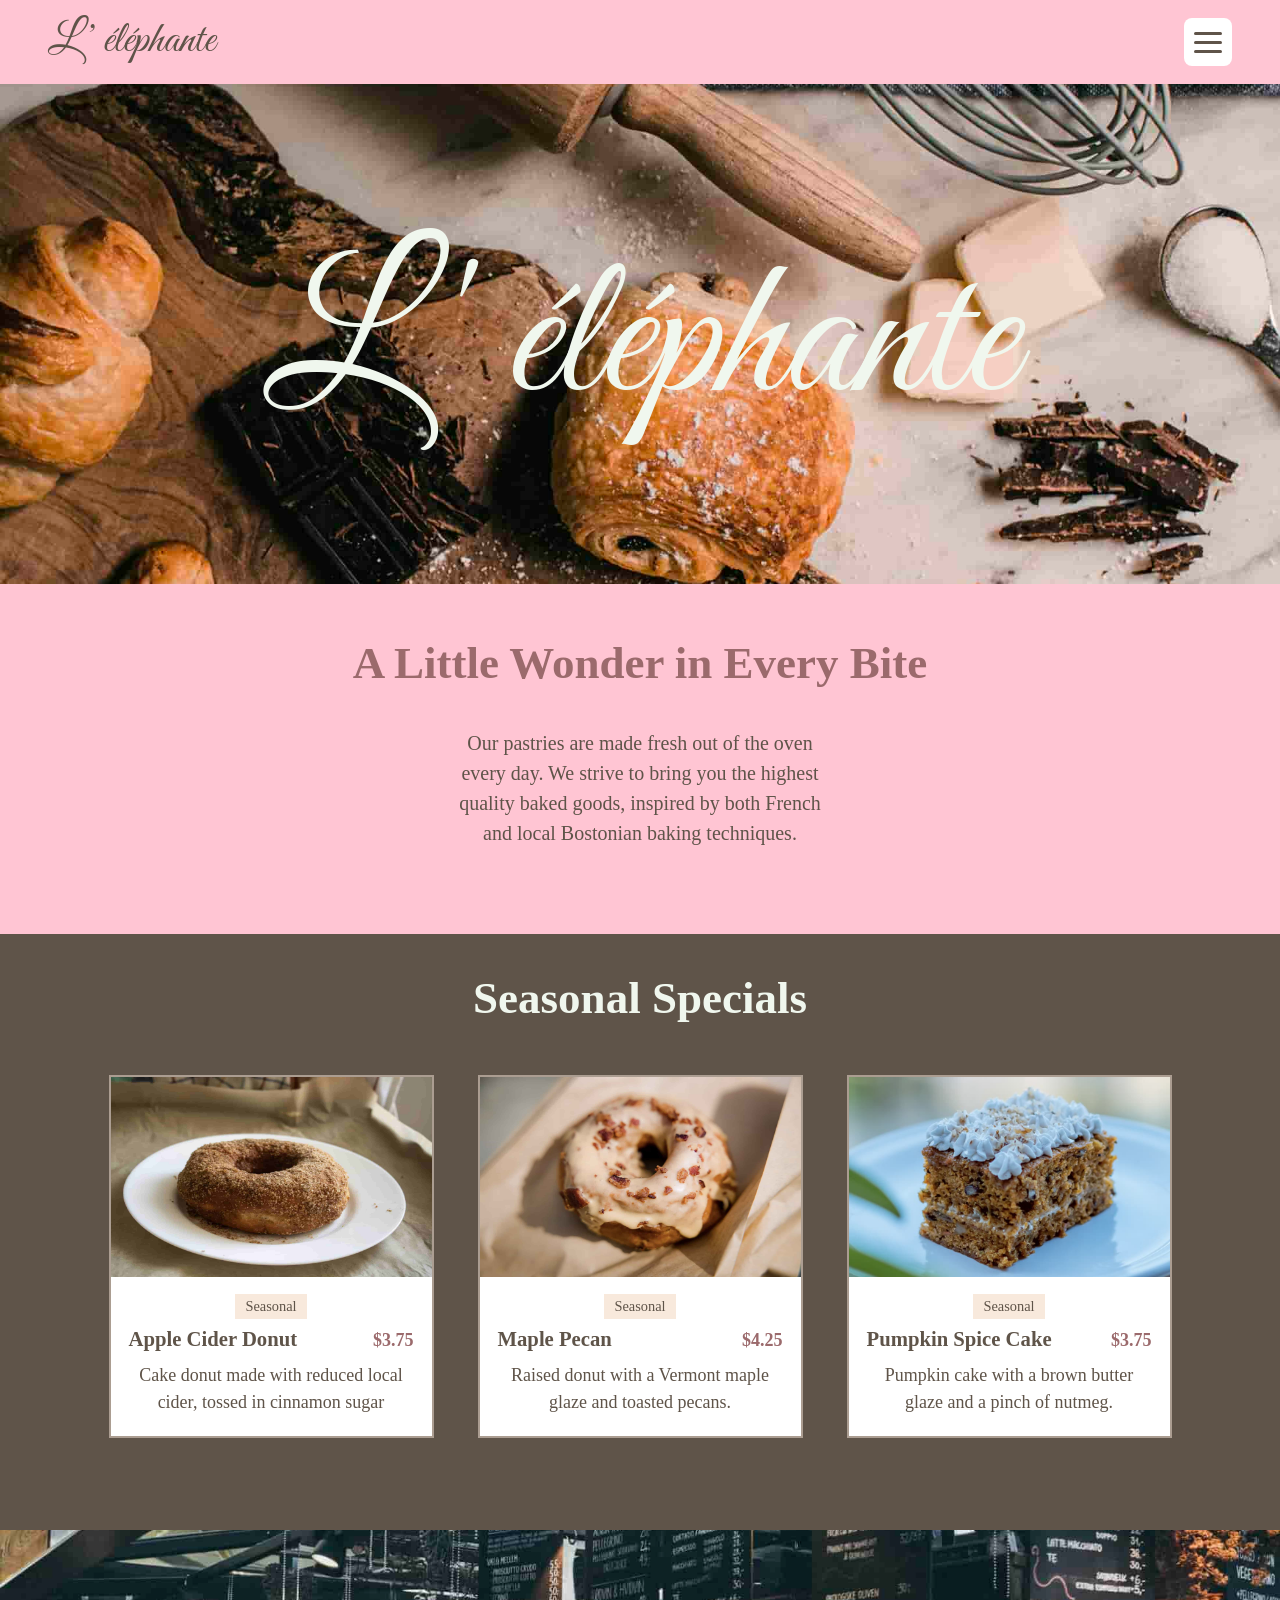
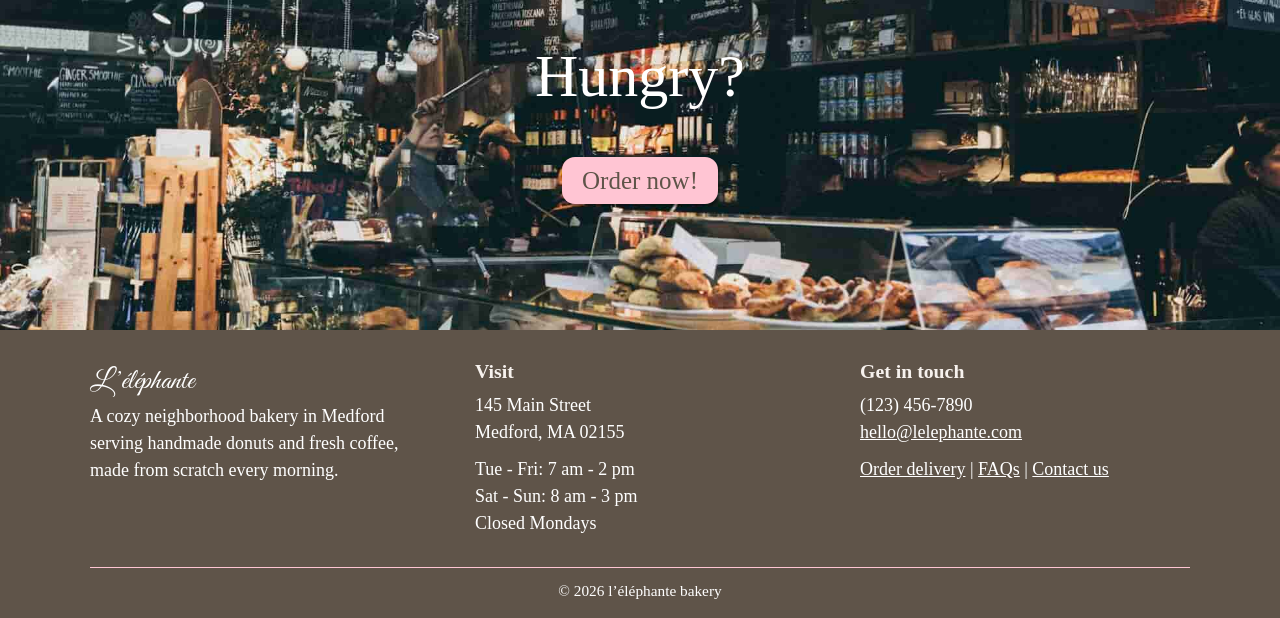
<file: index.html>
<!--
    Author: Ishaan Srivastava
    CS20 Midterm Project: l'elephante bakery
    index.html - builds the home page, uses menu cards for seasonal items section
-->

<!DOCTYPE html>
<html lang="en">
<head>
    <meta charset="UTF-8">
    <meta name="viewport" content="width=device-width, initial-scale=1.0">
    <meta name="keywords" content="l’éléphante home, bakery hours, Medford donut shop, donut catering, bakery address">
    <title>Home</title>
    <link rel="stylesheet" href="style.css">
    <link rel="stylesheet" href="header.css">
    <script src="script.js" defer></script>
    <!-- internal style sheet -->
        <style>
            .menu-section {
                margin-bottom: 30px;
            }
            .menu-section h2 {
                text-align: center;
                border-bottom: 1px solid #FFC5D3;
                padding-bottom: 8px;
            }
            .order-cta {
                text-align:center;
                background-color: #f7f2ee;
                padding: 25px 20px;
                margin-top: 20px;
            }
            .order-cta h2 {
                margin-top: 0;
            }
            /* menu cards built by card.js */
            .card-grid {
                display: flex; 
                flex-wrap: wrap;
                justify-content: center;
            }
            .menu-card {
                flex: 0 0 325px;
                margin: 12px;
                background-color: #ffffff;
                border: 2px solid #ab9d91;
            }
            /* the mint background shows if a photo is missing */
            .menu-card img {
                display: block;
                width: 100%;
                max-height: 200px;
                background-color: #f7f2ee;
            }
            .menu-card-body {
                padding: 15px 18px 20px;
            }
            /* name on the left, price on the right */
            .menu-card-top {
                display: flex;
                justify-content: space-between;
                align-items: baseline;
            }
            .menu-card h3 {
                font-size: 1.15em;
            }
            .menu-card .price {
                margin-left: 12px;
                font-weight: bold;
                color: #9B6A6C;
            }
            .menu-card p {
                margin: 8px 0 0;
            }
            .seasonal-tag {
                display: inline-block;
                margin-bottom: 8px;
                padding: 2px 10px;
                font-size: 0.8em;
                background-color: #f8e9dc;
            }
            /* seasonal cards will wrap like the menu page */
            #seasonal-list {
                display: flex;
                flex-direction: row;
                flex-wrap: wrap;
                justify-content: center;
                align-items: flex-start;
                width: 100%;
                max-width: 1100px;
                min-height: 0;
                margin: 0 auto;
            }
            .section2 {
                padding-bottom: 80px;
            }
        </style>
</head>
<body>
    <div class="wrapper">
        <!-- header -->
  <header class="site-header">
    <p class="site-title"><a href="index.html">L’ éléphante</a></p>
    <button class="menu-toggle" type="button">
      <span class="menu-toggle__bar"></span>
      <span class="menu-toggle__bar"></span>
      <span class="menu-toggle__bar"></span>
    </button>
  </header>

  <div class="menu-overlay"></div>

  <!-- hamburger menu -->
  <nav class="menu-panel" id="menu-panel">
    <div class="menu-panel__top">
      <button class="menu-close" type="button">&times;</button>
    </div>
    <ul class="menu-list">
      <li><a href="index.html">Home</a></li>
      <li><a href="menu.html">Menu</a></li>
      <li><a href="teammembers.html">Team Members</a></li>
      <li><a href="faq.html">FAQs</a></li>
      <li><a href="reviews.html">Reviews</a></li>
      <li><a href="delivery.html">Delivery</a></li>
      <li><a href="contact.html">Contact</a></li>
    </ul>
  </nav>
        <div class="hero">
            <h1>L' éléphante</h1>
        </div>
        <div class="section">
            <h2> A Little Wonder in Every Bite </h2>
            <p>
                Our pastries are made fresh out of the oven every day. We strive to bring you
                the highest quality baked goods, inspired by both French and local Bostonian baking techniques.
            </p>
        </div>
        <div class="section2">
            <h2>Seasonal Specials</h2>
            <div class="Products" id="seasonal-list">
                
            </div>
        </div>
        <div class="section3">
            <h2>Hungry?</h2>
            <a href="delivery.html" class="More">Order now!</a>
        </div>

    </div>
    
    <!-- footer (same on every page) -->
        <footer class="site-footer">
            <div class="footer-inner">
                <div class="footer-col">
                    <a href="index.html" class="logo" style="font-family: 'Great Vibes', 'Brush Script MT', 'Segoe Script', cursive;">L’éléphante</a>
                    <p>A cozy neighborhood bakery in Medford serving handmade donuts and fresh coffee, made from scratch every morning.</p>
                </div>
                <div class="footer-col">
                    <h2>Visit</h2>
                    <p>145 Main Street<br>Medford, MA 02155</p>
                    <p>Tue - Fri: 7 am - 2 pm<br>Sat - Sun: 8 am - 3 pm<br>Closed Mondays</p>
                </div>
                <div class="footer-col">
                    <h2>Get in touch</h2>
                    <p>(123) 456-7890<br><a href="mailto:hello@lelephante.com">hello@lelephante.com</a></p>
                    <p><a href="delivery.html">Order delivery</a> | <a href="faq.html">FAQs</a> | <a href="contact.html">Contact us</a></p>
                </div>
            </div>
            <p class="copyright">&copy; <span id="year">2026</span> l’éléphante bakery </p>
        </footer>
        
    <!-- for seasonal cards, card.js must load before menu.js -->
    <script src="card.js"></script>
    <script src="menu.js"></script>
    
</body>
</html>
</file>
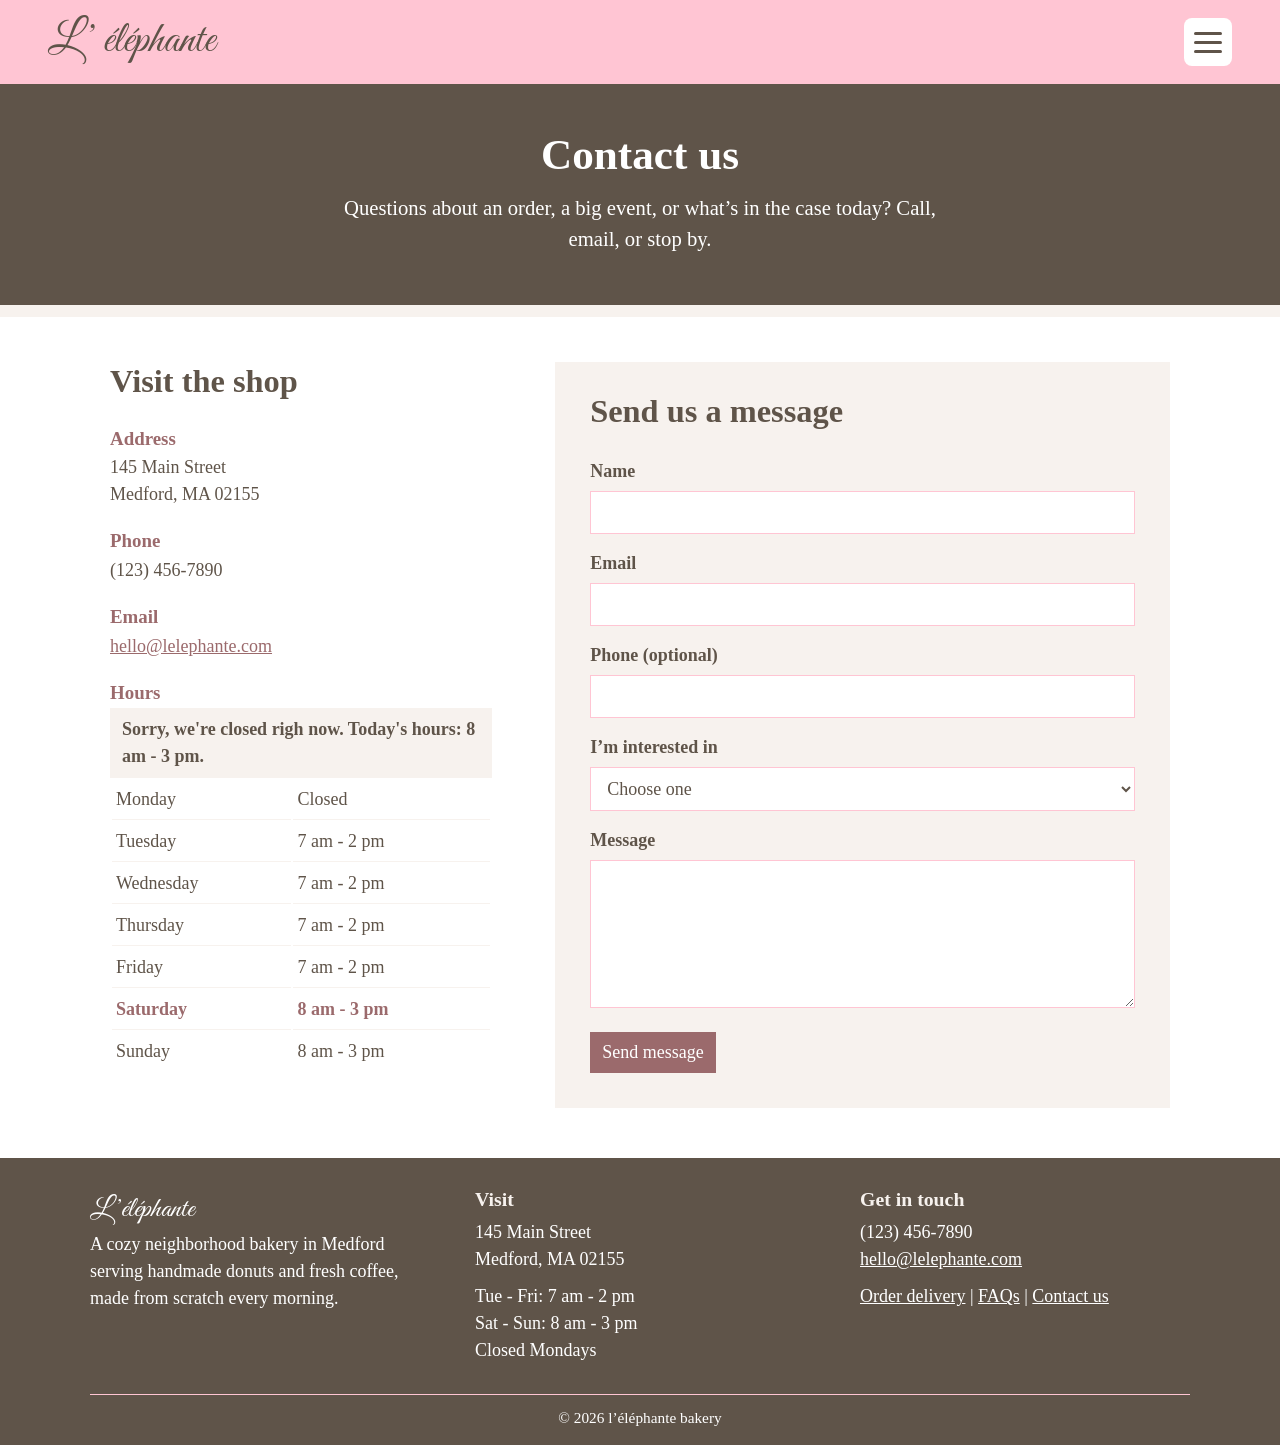
<file: contact.html>
<!--
    Author: Natalie Arai
    CS20 Midterm Project: l'elephante bakery
    contact.html - location, hours built by contact.js, and way to reach us
-->
<!DOCTYPE html>
<html lang="en">
    <head>
        <meta charset="utf-8">
        <meta name="viewport" content="width=device-width, initial-scale=1">
        <meta name="description" content="Find l’éléphante bakery in Medford, MA. Hours, address, phone, email, and a form for questions and catering requests.">
        <meta name="keywords" content="l’éléphante contact, bakery hours, Medford donut shop, donut catering, bakery address">
        <title>Contact Us</title>
        <link rel="stylesheet" href="style.css">
        <link rel="stylesheet" href="header.css">
        <script src="script.js" defer></script>
        
        <!-- internal stylesheet for layout used only on the contact page -->
        <style>
            /* main is not narrowed on this page */
            .contact-main, .contact-main * {
                box-sizing: border-box;
            }
            .contact-main {
                display:block;
                font-family: "Times New Roman", Times, serif;
                font-size: 18px;
                line-height: 1.5;
                color: #5f5449;
                max-width: none;
                padding: 0;
            }
            .contact-main h1, .contact-main h2, .contact-main h3 {
                line-height: 1.2;
            }
            .contact-main a {
                color: #9B6A6C;
            }
            .contact-hero {
                background-color: #5f5449;
                color: #FFFFFF;
                text-align: center;
                padding: 45px 20px 50px;
                border-bottom: 12px solid #f7f2ee;
            }
            .contact-hero h1 {
                margin: 0 0 12px;
                font-size: 2.4em;
                color: #FFFFFF;
            }
            .contact-hero p {
                max-width: 620px;
                margin: 0 auto;
                font-size: 1.15em;
            }
            /* two columns on wide screens, stacked on phones */
            .contact-columns {
                display: flex;
                flex-wrap: wrap;
                justify-content: space-between;
                align-items: flex-start;
                max-width: 1100px;
                margin: 0 auto;
                padding: 45px 20px 50px;
            }
            .visit-us {
                flex-basis: 36%;
            }
 
            .message-box {
                flex-basis: 58%;
                background-color: #f7f2ee;
                padding: 30px 35px 35px;
            }
            .message-box form {
                width: 100%;
                margin: 0;
            }
 
            .visit-us h2,
            .message-box h2 {
                margin-top: 0;
                font-size: 1.8em;
            }
 
            /* small labels above each piece of contact info */
            .visit-us h3 {
                margin: 22px 0 4px;
                font-size: 1.05em;
                color: #9B6A6C;
            }
            .visit-us p {
                margin: 0;
            }
 
            .open-status {
                margin: 4px 0 10px;
                padding: 8px 12px;
                font-weight: bold;
                background-color: #f7f2ee;
            }
 
            .hours {
                width: 100%;
            }
 
            .hours td {
                padding: 6px 4px;
                border-bottom: 1px solid #f7f2ee;
            }
 
            .hours tr:last-child td {
                border-bottom: none;
            }
 
            /* contact.js gives today's row this class */
            .hours tr.today td {
                font-weight: bold;
                color: #9B6A6C;
            }
 
            /* form: each label sits above its field, all fields the same width */
            .message-box label {
                display: block;
                margin: 16px 0 6px;
                font-weight: bold;
            }
 
            .message-box input,
            .message-box select,
            .message-box textarea {
                display: block;
                width: 100%;
                padding: 10px 12px;
                font-family: inherit;
                font-size: 1em;
                color: #5f5449;
                background-color: #ffffff;
                border: 1px solid #FFC5D3;
            }
 
            .message-box input[type="submit"] {
                width: auto;
                margin-top: 24px;
                border: none;
                background-color: #9B6A6C;
                color: #ffffff;
            }
 
            .message-box input[type="submit"]:hover {
                background-color: #5f5449;
                cursor: pointer;
            }
 
            /* contact.js adds this class to a field that needs fixing */
            .message-box .has-error {
                border: 2px solid #a12a2a;
            }
 
            .field-error {
                display: block;
                margin-top: 4px;
                font-size: 0.9em;
                color: #a12a2a;
            }
 
            @media (max-width: 800px) {
                .visit-us,
                .message-box {
                    flex-basis: 100%;
                }
 
                .message-box {
                    margin-top: 35px;
                    padding: 25px 20px 30px;
                }
            }
        </style>
    </head>
    <body>
  <header class="site-header">
    <p class="site-title"><a href="index.html">L’ éléphante</a></p>
    <button class="menu-toggle" type="button">
      <span class="menu-toggle__bar"></span>
      <span class="menu-toggle__bar"></span>
      <span class="menu-toggle__bar"></span>
    </button>
  </header>

  <div class="menu-overlay"></div>

  <!-- hamburger menu -->
  <nav class="menu-panel" id="menu-panel">
    <div class="menu-panel__top">
      <button class="menu-close" type="button">&times;</button>
    </div>
    <ul class="menu-list">
      <li><a href="index.html">Home</a></li>
      <li><a href="menu.html">Menu</a></li>
      <li><a href="teammembers.html">Team Members</a></li>
      <li><a href="faq.html">FAQs</a></li>
      <li><a href="reviews.html">Reviews</a></li>
      <li><a href="delivery.html">Delivery</a></li>
      <li><a href="contact.html">Contact</a></li>
    </ul>
  </nav>
        
        <main class="contact-main">
            <section class="contact-hero">
                <h1>Contact us</h1>
                <p class="intro">Questions about an order, a big event, or what’s in the case today? Call, email, or stop by.</p>
            </section>
        
            <div class="contact-columns">
                <section class="visit-us">
                    <h2>Visit the shop</h2>
                    <h3>Address</h3>
                    <p>145 Main Street<br>Medford, MA 02155</p>
            
                    <h3>Phone</h3>
                    <p>(123) 456-7890</p>

                    <h3>Email</h3>
                    <p><a href="mailto:hello@lelephante.com">hello@lelephante.com</a></p>

                    <h3>Hours</h3>
                    <!-- contact.js replaces this message and fills in the hours table-->
                    <p class="open-status" id="open-status">Tue – Fri: 7 am – 2 pm, Sat – Sun: 8 am – 3 pm, closed Mondays.</p>
                    <div id="hours-table"></div>
                </section>
                <section class="message-box">
                    <h2>Send us a message</h2>
                    <!-- contact.js does the validation -->
                    <form id="contact-form" name="contactForm" novalidate>
                        <label for="contact-name">Name</label>
                        <input type="text" id="contact-name" name="contactName">
                        <span class="field-error" id="contact-name-error"></span>
 
                        <label for="contact-email">Email</label>
                        <input type="email" id="contact-email" name="contactEmail">
                        <span class="field-error" id="contact-email-error"></span>
 
                        <label for="contact-phone">Phone (optional)</label>
                        <input type="tel" id="contact-phone" name="contactPhone">
                        <span class="field-error" id="contact-phone-error"></span>
 
                        <label for="contact-topic">I’m interested in</label>
                        <select id="contact-topic" name="contactTopic">
                            <option value="">Choose one</option>
                            <option value="order">A question about an order</option>
                            <option value="catering">Catering or a party (3 dozen or more)</option>
                            <option value="allergies">Allergies and ingredients</option>
                            <option value="feedback">Feedback</option>
                            <option value="other">Something else</option>
                        </select>
                        <span class="field-error" id="contact-topic-error"></span>
 
                        <label for="contact-message">Message</label>
                        <textarea id="contact-message" name="contactMessage" rows="6"></textarea>
                        <span class="field-error" id="contact-message-error"></span>
 
                        <input type="submit" value="Send message" class="button">
                    </form>
                </section>
            </div>
        </main>
    
        <!-- footer (same on every page) -->
        <footer class="site-footer">
            <div class="footer-inner">
                <div class="footer-col">
                    <a href="index.html" class="logo" style="font-family: 'Great Vibes', 'Brush Script MT', 'Segoe Script', cursive;">L’éléphante</a>
                    <p>A cozy neighborhood bakery in Medford serving handmade donuts and fresh coffee, made from scratch every morning.</p>
                </div>
                <div class="footer-col">
                    <h2>Visit</h2>
                    <p>145 Main Street<br>Medford, MA 02155</p>
                    <p>Tue - Fri: 7 am - 2 pm<br>Sat - Sun: 8 am - 3 pm<br>Closed Mondays</p>
                </div>
                <div class="footer-col">
                    <h2>Get in touch</h2>
                    <p>(123) 456-7890<br><a href="mailto:hello@lelephante.com">hello@lelephante.com</a></p>
                    <p><a href="delivery.html">Order delivery</a> | <a href="faq.html">FAQs</a> | <a href="contact.html">Contact us</a></p>
                </div>
            </div>
            <p class="copyright">&copy; <span id="year">2026</span> l’éléphante bakery </p>
        </footer>
        <!-- script.js is loaded in the head -->
        <script src="contact.js"></script>
    </body>
</html>
</file>
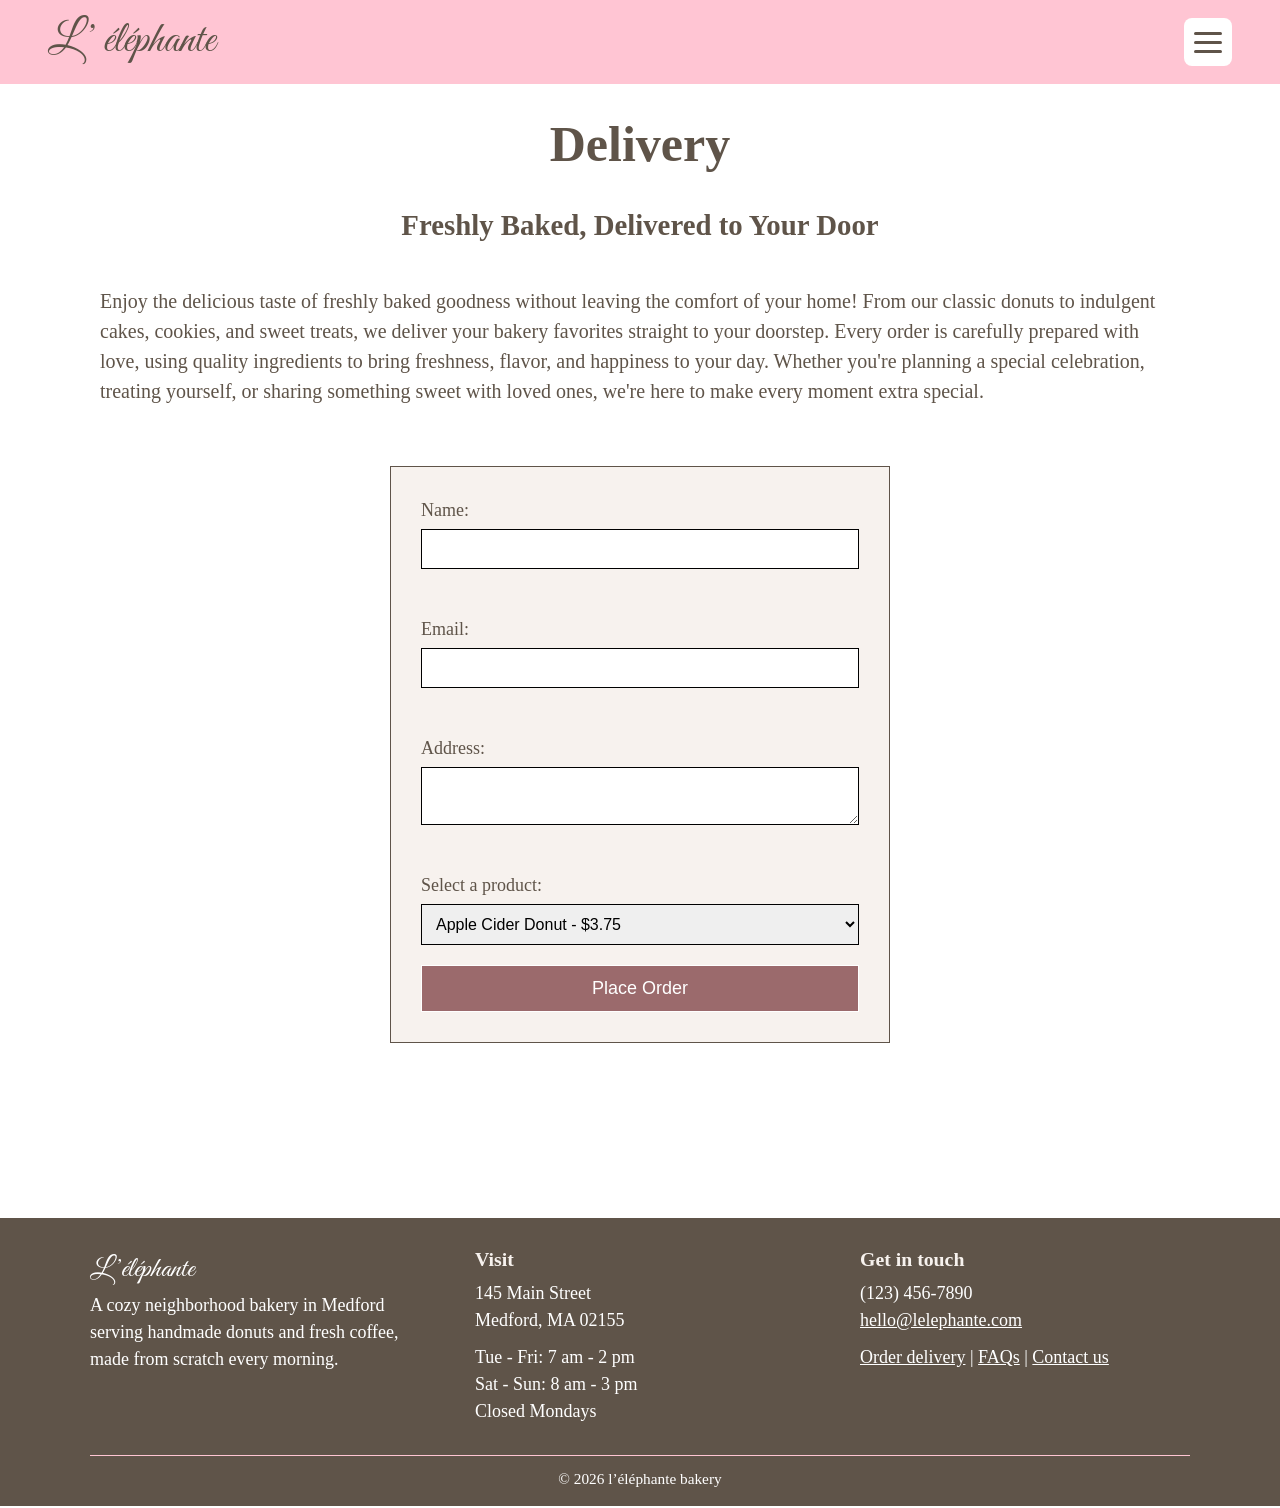
<file: delivery.html>
<!DOCTYPE html>
<html lang="en">
<head>
    <meta charset="UTF-8">
    <meta name="viewport" content="width=device-width, initial-scale=1.0">
    <meta name="keywords" content="l’éléphante delivery, bakery hours, Medford donut shop, donut catering, bakery address">
    <title>Delivery</title>
    <link rel="stylesheet" href="style.css">
    <link rel="stylesheet" href="header.css">
    <script src="script.js" defer></script>
</head>
<body>
        <div class="wrapper">
            <!-- header -->
  <header class="site-header">
    <p class="site-title"><a href="index.html">L’ éléphante</a></p>
    <button class="menu-toggle" type="button">
      <span class="menu-toggle__bar"></span>
      <span class="menu-toggle__bar"></span>
      <span class="menu-toggle__bar"></span>
    </button>
  </header>

  <div class="menu-overlay"></div>

  <!-- hamburger menu -->
  <nav class="menu-panel" id="menu-panel">
    <div class="menu-panel__top">
      <button class="menu-close" type="button">&times;</button>
    </div>
    <ul class="menu-list">
      <li><a href="index.html">Home</a></li>
      <li><a href="menu.html">Menu</a></li>
      <li><a href="teammembers.html">Team Members</a></li>
      <li><a href="faq.html">FAQs</a></li>
      <li><a href="reviews.html">Reviews</a></li>
      <li><a href="delivery.html">Delivery</a></li>
      <li><a href="contact.html">Contact</a></li>
    </ul>
  </nav>
            <h1 id="titleCard">Delivery</h1>
            <h2>Freshly Baked, Delivered to Your Door</h2>
            <p id="delDesc">Enjoy the delicious taste of freshly baked goodness without 
                leaving the comfort of your home! From our classic donuts to indulgent cakes,
                 cookies, and sweet treats, we deliver your bakery favorites straight to your doorstep.
                 Every order is carefully prepared with love, using quality ingredients to
                  bring freshness, flavor, and happiness to your day. Whether you're planning a
                   special celebration, treating yourself, or sharing something sweet with loved ones,
                    we're here to make every moment extra special.</p>

            <form action="#">
                <label for="name">Name:</label>
                <input type="text" id="name" name="name">
                <br>

                <label for="email">Email:</label>
                <input type="email" id="email" name="email">
                <br>

                <label for="message">Address:</label>
                <textarea id="message" name="message"></textarea>
                <br>

                <label for="options">Select a product:</label>
                <select name="options" id="options">
                    <option value="Apple Cider Donut">Apple Cider Donut - $3.75</option>
                    <option value="Maple Pecan">Maple Pecan - $4.25</option>
                    <option value="Pumpkin Spice Cake">Pumpkin Spice Cake - $3.75</option>
                    <option value="Classic Glazed">Classic Glazed - $2.75</option>
                    <option value="Chocolate Frosted">Chocolate Frosted - $3.25</option>
                    <option value="Old-Fashioned Pistachio">Old-Fashioned Pistachio - $3.00</option>
                    <option value="Raspberry Jam">Raspberry Jam - $3.75</option>
                    <option value="Vanilla Custard">Vanilla Custard - $4.00</option>
                    <option value="Lemon Curd">Lemon Curd - $4.00</option>
                    <option value="Drip Coffee">Drip Coffee - $2.50</option>
                    <option value="Hot Mulled Cider">Hot Mulled Cider - $3.50</option>
                </select>
                

                <button type="submit">Place Order</button>
            </form>


        </div>
    


    <!-- footer (same on every page) -->
        <footer class="site-footer">
            <div class="footer-inner">
                <div class="footer-col">
                    <a href="index.html" class="logo" style="font-family: 'Great Vibes', 'Brush Script MT', 'Segoe Script', cursive;">L’éléphante</a>
                    <p>A cozy neighborhood bakery in Medford serving handmade donuts and fresh coffee, made from scratch every morning.</p>
                </div>
                <div class="footer-col">
                    <h2>Visit</h2>
                    <p>145 Main Street<br>Medford, MA 02155</p>
                    <p>Tue - Fri: 7 am - 2 pm<br>Sat - Sun: 8 am - 3 pm<br>Closed Mondays</p>
                </div>
                <div class="footer-col">
                    <h2>Get in touch</h2>
                    <p>(123) 456-7890<br><a href="mailto:hello@lelephante.com">hello@lelephante.com</a></p>
                    <p><a href="delivery.html">Order delivery</a> | <a href="faq.html">FAQs</a> | <a href="contact.html">Contact us</a></p>
                </div>
            </div>
            <p class="copyright">&copy; <span id="year">2026</span> l’éléphante bakery </p>
        </footer>

    <style>

        #delDesc {
            margin-left: 400px;
            margin-right: 400px;
            font-size: 20px;
        }
                
        form {
            display: flex;
            flex-direction: column;
            width: 500px;
            margin: 40px auto;
            padding: 30px;
            background-color: var(--light-teal);
            /* border-radius: 10px; */
            border-color: lightgray;
            border: solid;
            border-width: 1px;
            font-family: inherit;
            margin-bottom: 175px;
        }

        form label {
            color: var(--stone-brown);
            font-family: inherit;
            font-size: 18px;
            margin-bottom: 5px;
        }

        form input,
        form select,
        form textarea {
            margin-bottom: 20px;
            padding: 10px;
            /* border: none; */
            border-color: lightgray;
            border: solid;
            border-width: 1px;
            /* border-radius: 5px; */
            font-size: 16px;
        }

        form button {
            background-color: var(--smoky-rose);
            color: white;
            /* border: none; */
            /* border-radius: 8px; */
            border-color: lightgray;
            border: solid;
            border-width: 1px;
            padding: 12px;
            font-size: 18px;
            cursor: pointer;
        }

        .wrapper h2 {
            padding: 0 20px;
            text-align: center;
        }

        form button:hover {
            background-color: var(--stone-brown);
        }
         @media (max-width: 1300px) {
                #delDesc {
                    margin-left: 100px;
                    margin-right: 100px;
                }
         }

         @media (max-width: 540px) {
                form {
                    width: 90%;
                    margin-left: 5px;
                    margin-right: 5px;
                    /* margin: 10px 0; */
                    /* width: 75%; */
                }
                #delDesc {
                    margin-left: 50px;
                    margin-right: 50px;
                }
          }


    </style>

    


    
    
</body>


</html>
</file>
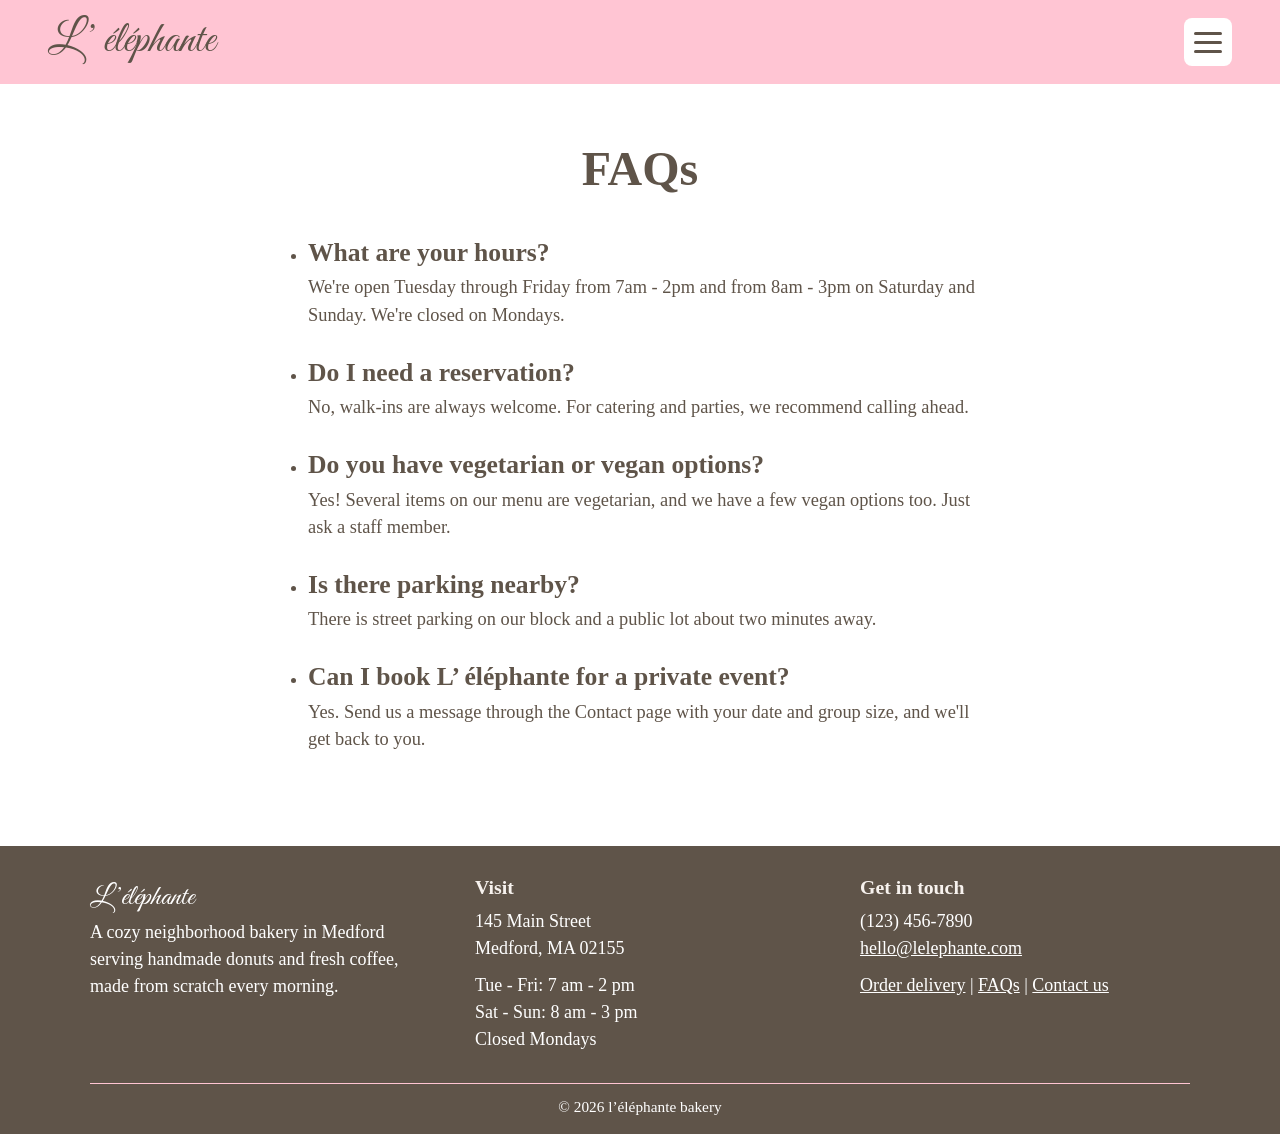
<file: faq.html>
<!--
    Author: Eddy Hernandez
    CS20 Midterm Project: l'elephante bakery
    faq.html - builds the FAQ page
-->

<!DOCTYPE html>
<html>
<head>
  <title>FAQs</title>
  <meta charset="UTF-8">
  <meta name="viewport" content="width=device-width, initial-scale=1.0">
  <meta name="keywords" content="l’éléphante faq, bakery hours, Medford donut shop, donut catering, bakery address">
  <link rel="stylesheet" href="style.css">
  <link rel="stylesheet" href="header.css">
  <script src="script.js" defer></script>

  <style>
    body {
      font-family: "Times New Roman", Times, serif;
      color: var(--stone-brown);
      background-color: #ffffff;
    }

    .faq-page {
      max-width: 800px;
      margin: 0 auto;
      padding: clamp(24px, 5vw, 56px) clamp(16px, 5vw, 48px) 64px;
    }

    .faq-page h1 {
      margin: 0 0 clamp(24px, 4vw, 40px);
      font-size: clamp(2rem, 6vw, 3rem);
      font-weight: 700;
      text-align: center;
      color: var(--stone-brown);
    }

    .faq-list {
      margin: 0;
      padding-left: 20px;
    }

    .faq-list li {
      margin-bottom: 28px;
    }

    .faq-list h2 {
      margin: 0 0 6px;
      font-size: clamp(1.25rem, 3.5vw, 1.6rem);
      font-weight: 700;
      color: var(--stone-brown);
    }

    .faq-list p {
      margin: 0;
      font-size: clamp(1rem, 2.5vw, 1.15rem);
      line-height: 1.5;
    }
  </style>
</head>
<body>

  <!-- header -->
  <header class="site-header">
    <p class="site-title"><a href="index.html">L’ éléphante</a></p>
    <button class="menu-toggle" type="button">
      <span class="menu-toggle__bar"></span>
      <span class="menu-toggle__bar"></span>
      <span class="menu-toggle__bar"></span>
    </button>
  </header>

  <div class="menu-overlay"></div>

  <!-- hamburger menu -->
  <nav class="menu-panel" id="menu-panel">
    <div class="menu-panel__top">
      <button class="menu-close" type="button">&times;</button>
    </div>
    <ul class="menu-list">
      <li><a href="index.html">Home</a></li>
      <li><a href="menu.html">Menu</a></li>
      <li><a href="teammembers.html">Team Members</a></li>
      <li><a href="faq.html">FAQs</a></li>
      <li><a href="reviews.html">Reviews</a></li>
      <li><a href="delivery.html">Delivery</a></li>
      <li><a href="contact.html">Contact</a></li>
    </ul>
  </nav>

  <main class="faq-page">
    <h1>FAQs</h1>

    <ul class="faq-list">
      <li>
        <h2>What are your hours?</h2>
        <p>We're open Tuesday through Friday from 7am - 2pm and from 8am - 3pm on Saturday and Sunday. We're closed on Mondays.</p>
      </li>
      <li>
        <h2>Do I need a reservation?</h2>
        <p>No, walk-ins are always welcome. For catering and parties, we recommend calling ahead.</p>
      </li>
      <li>
        <h2>Do you have vegetarian or vegan options?</h2>
        <p>Yes! Several items on our menu are vegetarian, and we have a few vegan options too. Just ask a staff member.</p>
      </li>
      <li>
        <h2>Is there parking nearby?</h2>
        <p>There is street parking on our block and a public lot about two minutes away.</p>
      </li>
      <li>
        <h2>Can I book L’ éléphante for a private event?</h2>
        <p>Yes. Send us a message through the Contact page with your date and group size, and we'll get back to you.</p>
      </li>
    </ul>
  </main>
  <!-- footer (same on every page) -->
        <footer class="site-footer">
            <div class="footer-inner">
                <div class="footer-col">
                       <a href="index.html" class="logo" style="font-family: 'Great Vibes', 'Brush Script MT', 'Segoe Script', cursive;">L’éléphante</a>
                       <p>A cozy neighborhood bakery in Medford serving handmade donuts and fresh coffee, made from scratch every morning.</p>
                </div>
                <div class="footer-col">
                    <h2>Visit</h2>
                    <p>145 Main Street<br>Medford, MA 02155</p>
                    <p>Tue - Fri: 7 am - 2 pm<br>Sat - Sun: 8 am - 3 pm<br>Closed Mondays</p>
                </div>
                <div class="footer-col">
                    <h2>Get in touch</h2>
                    <p>(123) 456-7890<br><a href="mailto:hello@lelephante.com">hello@lelephante.com</a></p>
                    <p><a href="delivery.html">Order delivery</a> | <a href="faq.html">FAQs</a> | <a href="contact.html">Contact us</a></p>
                </div>
            </div>
            <p class="copyright">&copy; <span id="year">2026</span> l’éléphante bakery </p>
        </footer>
</body>
</html>
</file>
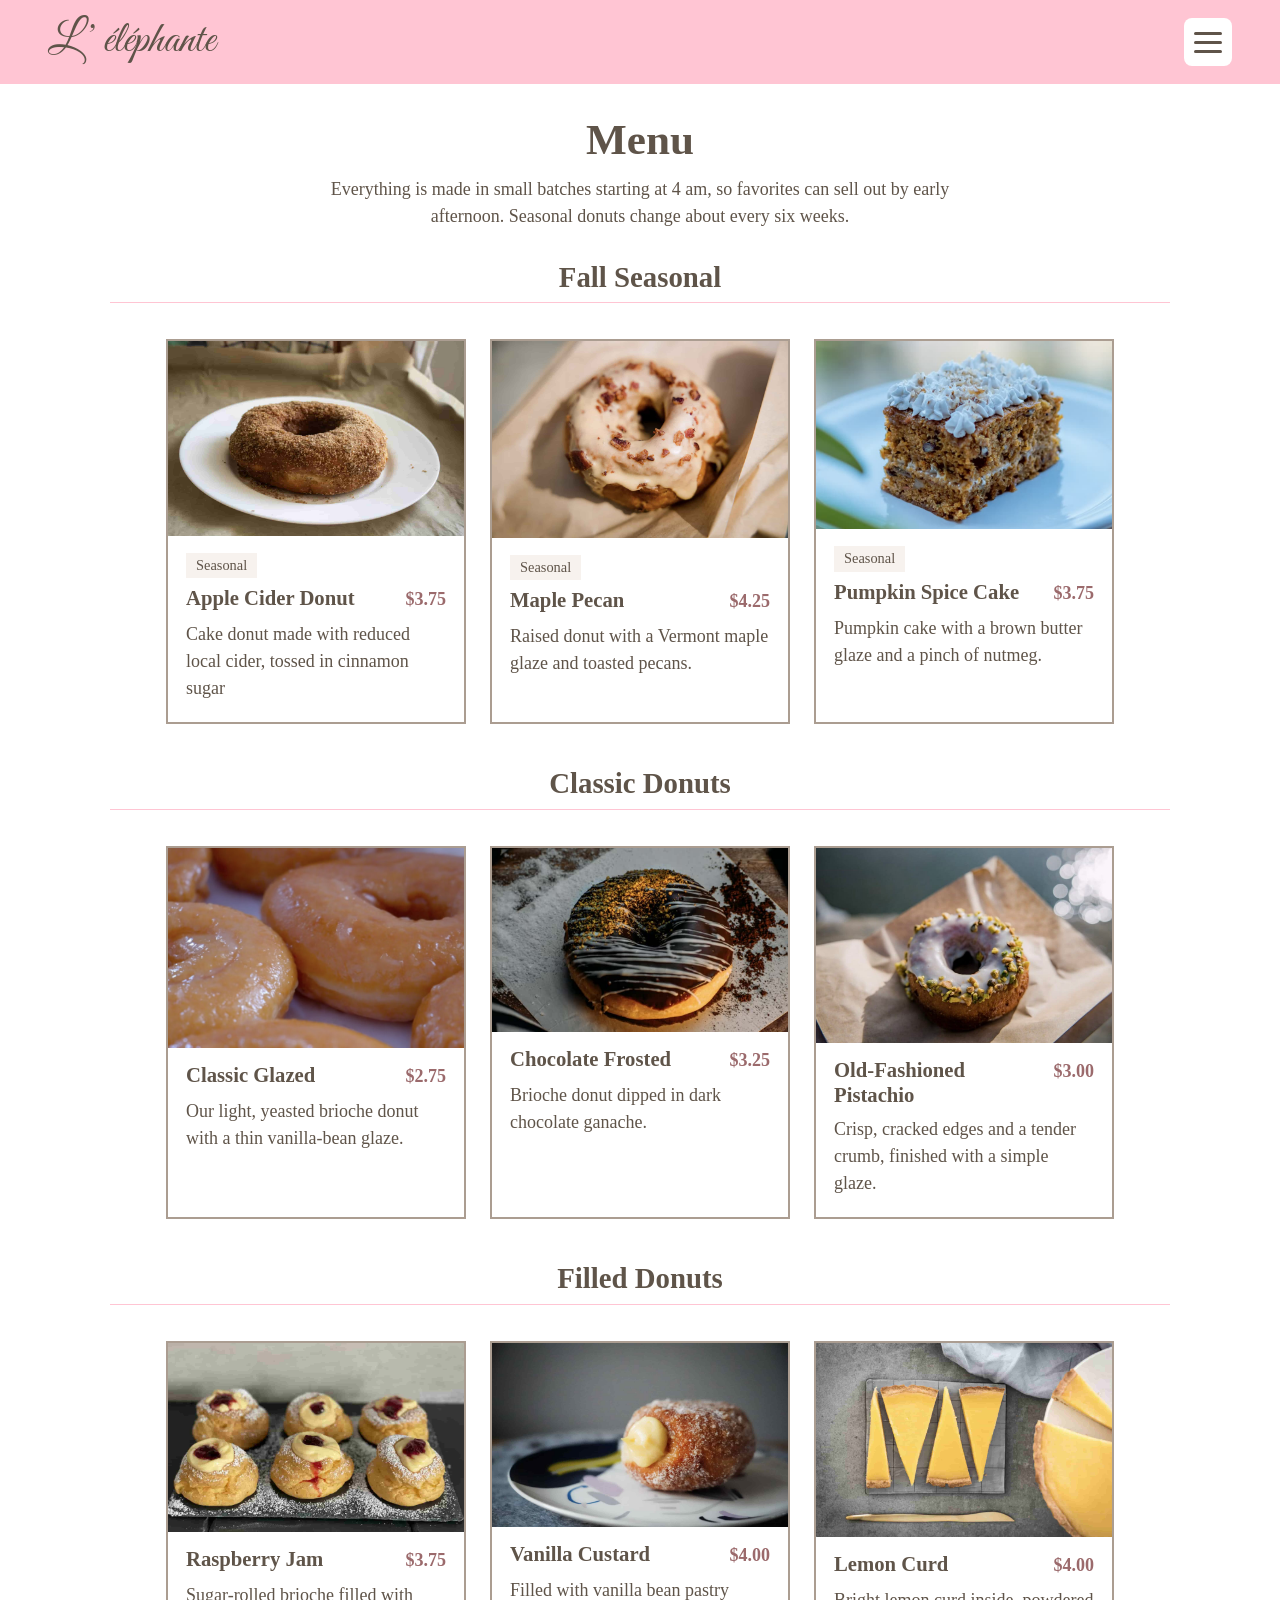
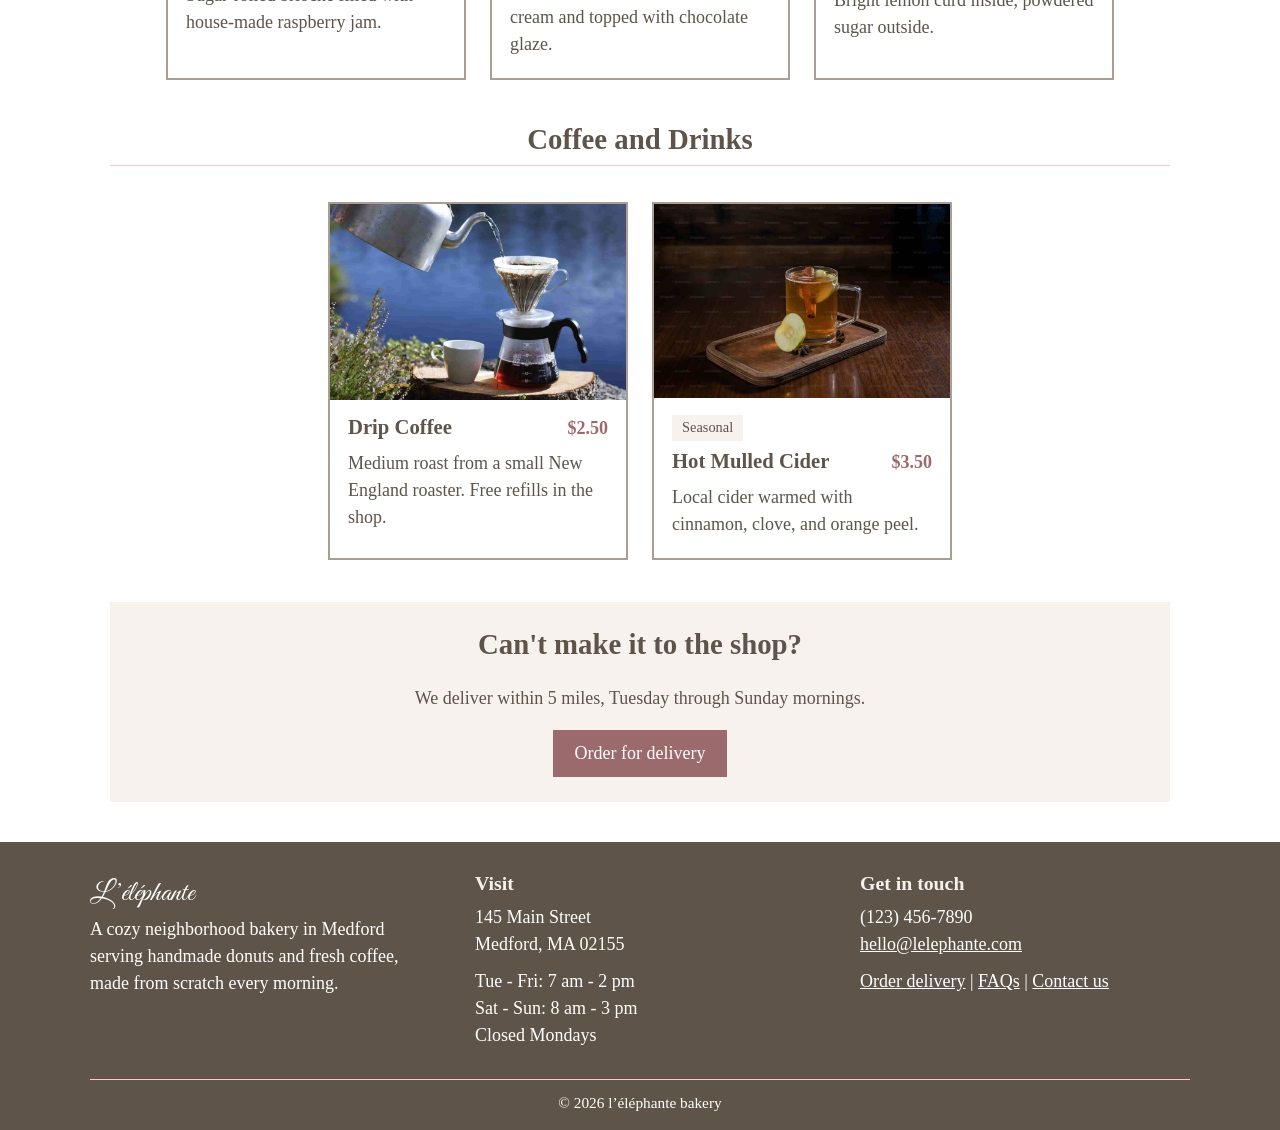
<file: menu.html>
<!--
    Author: Natalie Arai
    CS20 Midterm Project: l'elephante bakery
    menu.html - builds the full menu from data/menu.json by menu.js
-->
<!DOCTYPE html>
<html lang="en">
    <head>
        <meta charset="utf-8">
        <meta name="viewport" content="width=device-width, initial-scale=1">
        <meta name="description" content="The full l’éléphante menu: fall seasonal donuts, classic glazed and frosted donuts, filled donuts, coffee and cider.">
        <meta name="keywords" content="donut menu, donut prices, apple cider donuts, filled donuts, Medford bakery, l’éléphante">
        <title>Menu</title>
        <!-- shared external style sheet -->
        <link rel="stylesheet" href="style.css">
        <link rel="stylesheet" href="header.css">
        <script src="script.js" defer></script>
        <!-- internal style sheet -->
        <style>
            .menu-section {
                margin-bottom: 30px;
            }
            .menu-section h2 {
                text-align: center;
                border-bottom: 1px solid #FFC5D3;
                padding-bottom: 8px;
            }
            .order-cta {
                text-align:center;
                background-color: #f7f2ee;
                padding: 25px 20px;
                margin-top: 20px;
            }
            .order-cta h2 {
                margin-top: 0;
            }
            /* menu cards built by card.js */
            .card-grid {
                display: flex; 
                flex-wrap: wrap;
                justify-content: center;
            }
            .menu-card {
                flex: 0 0 300px;
                margin: 12px;
                background-color: #ffffff;
                border: 2px solid #ab9d91;
            }
            /* the mint background shows if a photo is missing */
            .menu-card img {
                display: block;
                width: 100%;
                max-height: 200px;
                background-color: #f7f2ee;
            }
            .menu-card-body {
                padding: 15px 18px 20px;
            }
            /* name on the left, price on the right */
            .menu-card-top {
                display: flex;
                justify-content: space-between;
                align-items: baseline;
            }
            .menu-card h3 {
                font-size: 1.15em;
            }
            .menu-card .price {
                margin-left: 12px;
                font-weight: bold;
                color: #9B6A6C;
            }
            .menu-card p {
                margin: 8px 0 0;
            }
            .seasonal-tag {
                display: inline-block;
                margin-bottom: 8px;
                padding: 2px 10px;
                font-size: 0.8em;
                background-color: #f7f2ee;
            }
        </style>
    </head>
    <body>
        <!-- header -->
  <header class="site-header">
    <p class="site-title"><a href="index.html">L’ éléphante</a></p>
    <button class="menu-toggle" type="button">
      <span class="menu-toggle__bar"></span>
      <span class="menu-toggle__bar"></span>
      <span class="menu-toggle__bar"></span>
    </button>
  </header>

  <div class="menu-overlay"></div>

  <!-- hamburger menu -->
  <nav class="menu-panel" id="menu-panel">
    <div class="menu-panel__top">
      <button class="menu-close" type="button">&times;</button>
    </div>
    <ul class="menu-list">
      <li><a href="index.html">Home</a></li>
      <li><a href="menu.html">Menu</a></li>
      <li><a href="teammembers.html">Team Members</a></li>
      <li><a href="faq.html">FAQs</a></li>
      <li><a href="reviews.html">Reviews</a></li>
      <li><a href="delivery.html">Delivery</a></li>
      <li><a href="contact.html">Contact</a></li>
    </ul>
  </nav>
        
        <main class ="page-main">
            <h1>Menu</h1>
            <p class="intro">Everything is made in small batches starting at 4 am, so favorites can sell out by early afternoon. Seasonal donuts change about every six weeks.</p>
            <!-- menu.js fills this div with one section per category -->
            <div id="menu-list">
                <p class="center">Loading today's menu...</p>
            </div>
            <section class="order-cta">
                <h2>Can't make it to the shop?</h2>
                <p>We deliver within 5 miles, Tuesday through Sunday mornings.</p>
                <a href="delivery.html" class="button">Order for delivery</a>
            </section>
        </main>
        <!-- footer (same on every page) -->
        <footer class="site-footer">
            <div class="footer-inner">
                <div class="footer-col">
                    <a href="index.html" class="logo" style="font-family: 'Great Vibes', 'Brush Script MT', 'Segoe Script', cursive;">L’éléphante</a>
                    <p>A cozy neighborhood bakery in Medford serving handmade donuts and fresh coffee, made from scratch every morning.</p>
                </div>
                <div class="footer-col">
                    <h2>Visit</h2>
                    <p>145 Main Street<br>Medford, MA 02155</p>
                    <p>Tue - Fri: 7 am - 2 pm<br>Sat - Sun: 8 am - 3 pm<br>Closed Mondays</p>
                </div>
                <div class="footer-col">
                    <h2>Get in touch</h2>
                    <p>(123) 456-7890<br><a href="mailto:hello@lelephante.com">hello@lelephante.com</a></p>
                    <p><a href="delivery.html">Order delivery</a> | <a href="faq.html">FAQs</a> | <a href="contact.html">Contact us</a></p>
                </div>
            </div>
            <p class="copyright">&copy; <span id="year">2026</span> l’éléphante bakery </p>
        </footer>
        <!-- card.js must load before menu.js -->
        <script src="card.js"></script>
        <script src="menu.js"></script>
    </body>
</html>
</file>
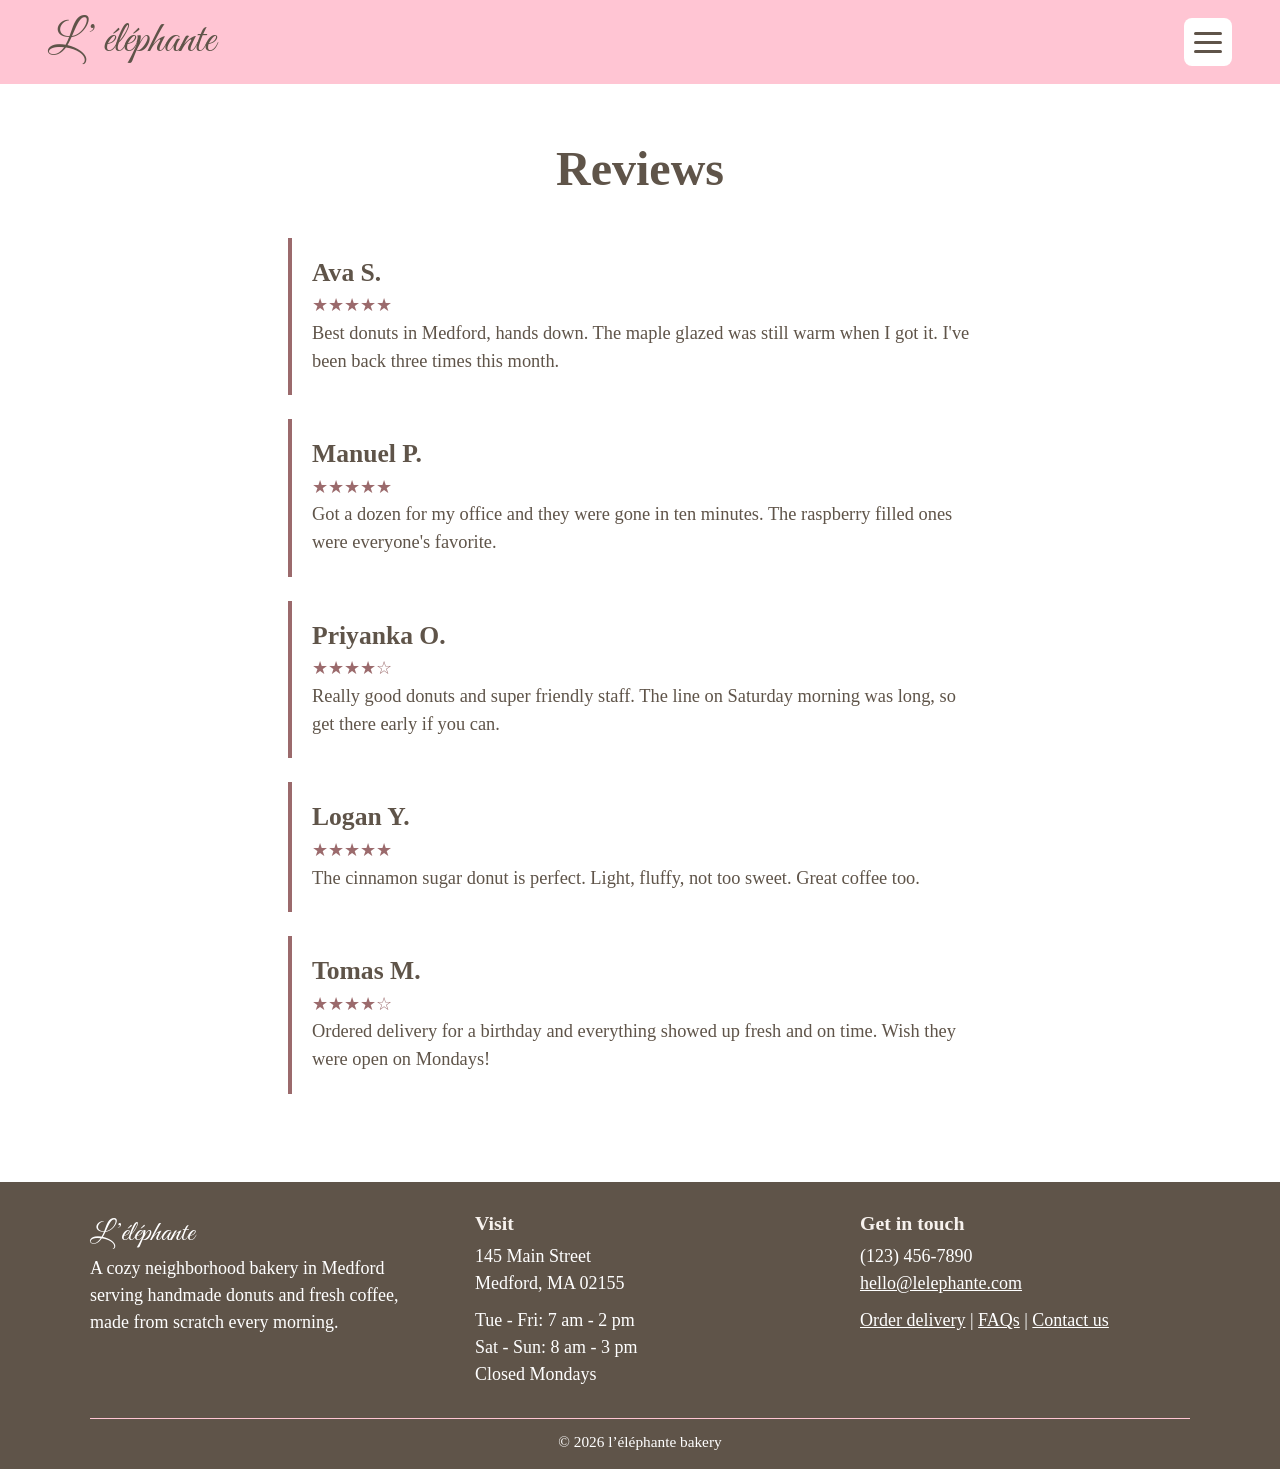
<file: reviews.html>
<!--
    Author: Eddy Hernandez
    CS20 Midterm Project: l'elephante bakery
    reviews.html - builds the reviews page
-->

<!DOCTYPE html>
<html>
<head>
  <title>Reviews</title>
  <meta charset="UTF-8">
  <meta name="viewport" content="width=device-width, initial-scale=1.0">
  <meta name="keywords" content="l’éléphante reviews, bakery hours, Medford donut shop, donut catering, bakery address">
  <link rel="stylesheet" href="style.css">
  <link rel="stylesheet" href="header.css">
  <script src="script.js" defer></script>

  <style>
    body {
      font-family: "Times New Roman", Times, serif;
      color: var(--stone-brown);
      background-color: #ffffff;
    }

    .reviews-page {
      max-width: 800px;
      margin: 0 auto;
      padding: clamp(24px, 5vw, 56px) clamp(16px, 5vw, 48px) 64px;
    }

    .reviews-page h1 {
      margin: 0 0 clamp(24px, 4vw, 40px);
      font-size: clamp(2rem, 6vw, 3rem);
      font-weight: 700;
      text-align: center;
      color: var(--stone-brown);
    }

    .review-list {
      list-style: none;
      margin: 0;
      padding: 0;
    }

    .review-list li {
      margin-bottom: 24px;
      padding: 20px;
      border-left: 4px solid var(--smoky-rose);
    }

    .review-list h2 {
      margin: 0 0 4px;
      font-size: clamp(1.25rem, 3.5vw, 1.6rem);
      font-weight: 700;
      color: var(--stone-brown);
    }

    .stars {
      margin: 0 0 8px;
      color: var(--smoky-rose);
      font-size: 1.2rem;
    }

    .review-list p {
      margin: 0;
      font-size: clamp(1rem, 2.5vw, 1.15rem);
      line-height: 1.5;
    }
  </style>
</head>
<body>

  <!-- header -->
  <header class="site-header">
    <p class="site-title"><a href="index.html">L’ éléphante</a></p>
    <button class="menu-toggle" type="button">
      <span class="menu-toggle__bar"></span>
      <span class="menu-toggle__bar"></span>
      <span class="menu-toggle__bar"></span>
    </button>
  </header>

  <div class="menu-overlay"></div>

  <!-- hamburger menu -->
  <nav class="menu-panel" id="menu-panel">
    <div class="menu-panel__top">
      <button class="menu-close" type="button">&times;</button>
    </div>
    <ul class="menu-list">
      <li><a href="index.html">Home</a></li>
      <li><a href="menu.html">Menu</a></li>
      <li><a href="teammembers.html">Team Members</a></li>
      <li><a href="faq.html">FAQs</a></li>
      <li><a href="reviews.html">Reviews</a></li>
      <li><a href="delivery.html">Delivery</a></li>
      <li><a href="contact.html">Contact</a></li>
    </ul>
  </nav>

  <main class="reviews-page">
    <h1>Reviews</h1>

    <ul class="review-list">
      <li>
        <h2>Ava S.</h2>
        <p class="stars">&#9733;&#9733;&#9733;&#9733;&#9733;</p>
        <p>Best donuts in Medford, hands down. The maple glazed was still warm when I got it. I've been back three times this month.</p>
      </li>
      <li>
        <h2>Manuel P.</h2>
        <p class="stars">&#9733;&#9733;&#9733;&#9733;&#9733;</p>
        <p>Got a dozen for my office and they were gone in ten minutes. The raspberry filled ones were everyone's favorite.</p>
      </li>
      <li>
        <h2>Priyanka O.</h2>
        <p class="stars">&#9733;&#9733;&#9733;&#9733;&#9734;</p>
        <p>Really good donuts and super friendly staff. The line on Saturday morning was long, so get there early if you can.</p>
      </li>
      <li>
        <h2>Logan Y.</h2>
        <p class="stars">&#9733;&#9733;&#9733;&#9733;&#9733;</p>
        <p>The cinnamon sugar donut is perfect. Light, fluffy, not too sweet. Great coffee too.</p>
      </li>
      <li>
        <h2>Tomas M.</h2>
        <p class="stars">&#9733;&#9733;&#9733;&#9733;&#9734;</p>
        <p>Ordered delivery for a birthday and everything showed up fresh and on time. Wish they were open on Mondays!</p>
      </li>
    </ul>
  </main>
  <!-- footer (same on every page) -->
        <footer class="site-footer">
            <div class="footer-inner">
                <div class="footer-col">
                    <a href="index.html" class="logo" style="font-family: 'Great Vibes', 'Brush Script MT', 'Segoe Script', cursive;">L’éléphante</a>
                    <p>A cozy neighborhood bakery in Medford serving handmade donuts and fresh coffee, made from scratch every morning.</p>
                </div>
                <div class="footer-col">
                    <h2>Visit</h2>
                    <p>145 Main Street<br>Medford, MA 02155</p>
                    <p>Tue - Fri: 7 am - 2 pm<br>Sat - Sun: 8 am - 3 pm<br>Closed Mondays</p>
                </div>
                <div class="footer-col">
                    <h2>Get in touch</h2>
                    <p>(123) 456-7890<br><a href="mailto:hello@lelephante.com">hello@lelephante.com</a></p>
                    <p><a href="delivery.html">Order delivery</a> | <a href="faq.html">FAQs</a> | <a href="contact.html">Contact us</a></p>
                </div>
            </div>
            <p class="copyright">&copy; <span id="year">2026</span> l’éléphante bakery </p>
        </footer>
</body>
</html>
</file>
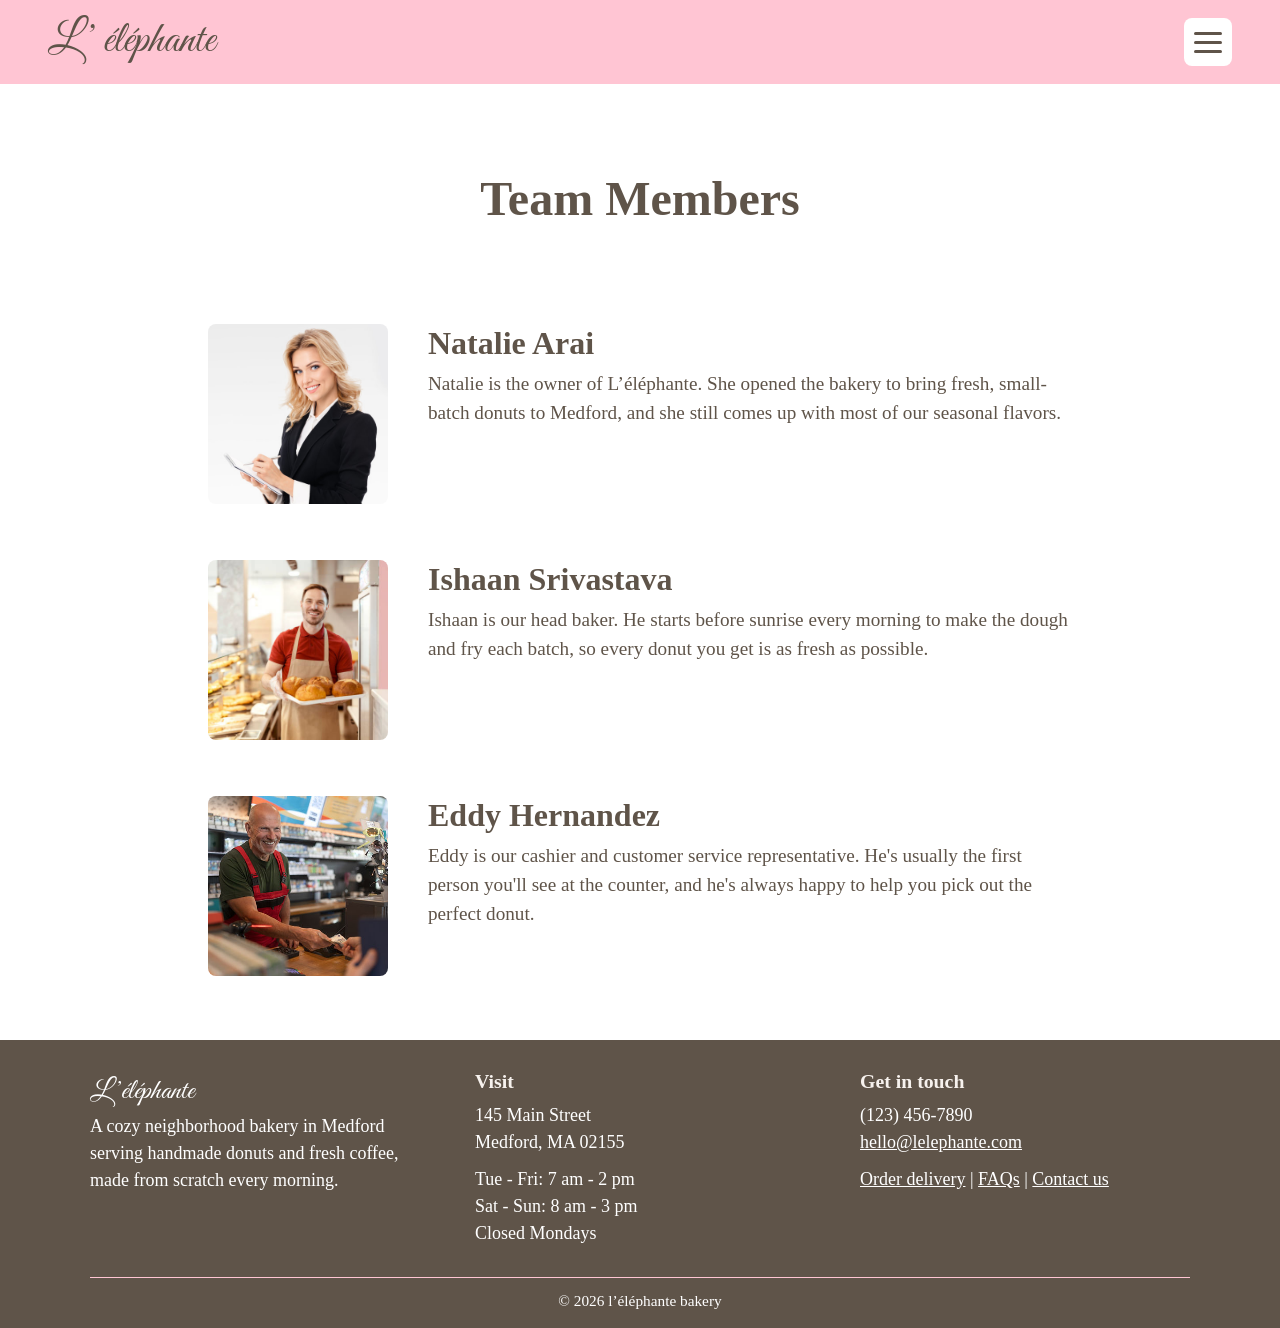
<file: teammembers.html>
<!--
    Author: Eddy Hernandez
    CS20 Midterm Project: l'elephante bakery
    teammembers.html - builds the Team Members page
-->

<!DOCTYPE html>
<html>
<head>
  <title>Team Members</title>
  <meta charset="UTF-8">
  <meta name="viewport" content="width=device-width, initial-scale=1.0">
  <meta name="keywords" content="l’éléphante members, bakery hours, Medford donut shop, donut catering, bakery address">
  <link rel="stylesheet" href="style.css">
  <link rel="stylesheet" href="header.css">
  <script src="script.js" defer></script>

  <style>
    body {
      font-family: "Times New Roman", Times, serif;
      color: var(--stone-brown);
      background-color: #ffffff;
    }

    .team-page {
      max-width: 960px;
      margin: 0 auto;
      padding: clamp(24px, 5vw, 56px) clamp(16px, 5vw, 48px) 64px;
    }

    .team-page h1 {
      padding-bottom: 10%;
      text-align: center;
      font-family: "Times New Roman", Times, serif;
      font-size: clamp(2rem, 6vw, 3rem);
      font-weight: 700;
      color: var(--stone-brown);
    }

    .team-list {
      list-style: none;
      margin: 0;
      padding: 0;
      display: flex;
      flex-direction: column;
      gap: clamp(32px, 6vw, 56px);
    }

    .team-member {
      display: flex;
      align-items: flex-start;
      gap: clamp(16px, 4vw, 40px);
    }

    .team-member img {
      flex-shrink: 0;
      width: clamp(96px, 22vw, 180px);
      aspect-ratio: 1 / 1;
      object-fit: cover;
      border-radius: 8px;
      background-color: var(--light-teal); 
    }

    .team-member__info {
      min-width: 0; /* makes long text wrap */
    }

    .team-member h2 {
      margin: 0 0 8px;
      font-family: "Times New Roman", Times, serif;
      font-size: clamp(1.35rem, 4vw, 2rem);
      font-weight: 700;
      color: var(--stone-brown);
    }

    .team-member p {
      margin: 0;
      font-family: "Times New Roman", Times, serif;
      font-size: clamp(1rem, 2.5vw, 1.2rem);
      line-height: 1.5;
      color: var(--stone-brown);
    }

    /* stacks image above text on low width screens */
    @media (max-width: 360px) {
      .team-member {
        flex-direction: column;
      }

      .team-member img {
        width: 100%;
        max-width: 220px;
      }
    }
  </style>
</head>
<body>

  <!-- header -->
  <header class="site-header">
    <p class="site-title"><a href="index.html">L’ éléphante</a></p>
    <button class="menu-toggle" type="button">
      <span class="menu-toggle__bar"></span>
      <span class="menu-toggle__bar"></span>
      <span class="menu-toggle__bar"></span>
    </button>
  </header>

  <div class="menu-overlay"></div>

  <!-- hamburger menu -->
  <nav class="menu-panel" id="menu-panel">
    <div class="menu-panel__top">
      <button class="menu-close" type="button">&times;</button>
    </div>
    <ul class="menu-list">
      <li><a href="index.html">Home</a></li>
      <li><a href="menu.html">Menu</a></li>
      <li><a href="teammembers.html">Team Members</a></li>
      <li><a href="faq.html">FAQs</a></li>
      <li><a href="reviews.html">Reviews</a></li>
      <li><a href="delivery.html">Delivery</a></li>
      <li><a href="contact.html">Contact</a></li>
    </ul>
  </nav>

  <main class="team-page">
    <h1>Team Members</h1>

    <ul class="team-list"></ul>
  </main>

  <script>
    // array of team members
    const teamMembers = {
      "Natalie Arai": "Natalie is the owner of L’éléphante. She opened the bakery to bring fresh, small-batch donuts to Medford, and she still comes up with most of our seasonal flavors.",
      "Ishaan Srivastava": "Ishaan is our head baker. He starts before sunrise every morning to make the dough and fry each batch, so every donut you get is as fresh as possible.",
      "Eddy Hernandez": "Eddy is our cashier and customer service representative. He's usually the first person you'll see at the counter, and he's always happy to help you pick out the perfect donut."
    };

    const teamImages = {
      "Natalie Arai": "images/cs20midtermnat.jpg",
      "Ishaan Srivastava": "images/cs20midtermish.jpg",
      "Eddy Hernandez": "images/cs20midtermed.jpeg"
    };

    const teamList = document.querySelector(".team-list");

    for (const name in teamMembers) {
      const li = document.createElement("li");
      li.className = "team-member";

      const img = document.createElement("img");
      img.src = teamImages[name];

      const info = document.createElement("div");
      info.className = "team-member__info";

      const h2 = document.createElement("h2");
      h2.textContent = name;

      const p = document.createElement("p");
      p.textContent = teamMembers[name];

      info.appendChild(h2);
      info.appendChild(p);
      li.appendChild(img);
      li.appendChild(info);
      teamList.appendChild(li);
    }
  </script>
  <!-- footer (same on every page) -->
        <footer class="site-footer">
            <div class="footer-inner">
                <div class="footer-col">
                    <a href="index.html" class="logo" style="font-family: 'Great Vibes', 'Brush Script MT', 'Segoe Script', cursive;">L’éléphante</a>
                    <p>A cozy neighborhood bakery in Medford serving handmade donuts and fresh coffee, made from scratch every morning.</p>
                </div>
                <div class="footer-col">
                    <h2>Visit</h2>
                    <p>145 Main Street<br>Medford, MA 02155</p>
                    <p>Tue - Fri: 7 am - 2 pm<br>Sat - Sun: 8 am - 3 pm<br>Closed Mondays</p>
                </div>
                <div class="footer-col">
                    <h2>Get in touch</h2>
                    <p>(123) 456-7890<br><a href="mailto:hello@lelephante.com">hello@lelephante.com</a></p>
                    <p><a href="delivery.html">Order delivery</a> | <a href="faq.html">FAQs</a> | <a href="contact.html">Contact us</a></p>
                </div>
            </div>
            <p class="copyright">&copy; <span id="year">2026</span> l’éléphante bakery </p>
        </footer>
</body>
</html>
</file>
<file: style.css>
:root {
  --stone-brown: #5F5449;
  --smoky-rose: #9B6A6C;
  --lighter-rose: #FFC5D3;
  --light-teal: #f7f2ee;
  --off-white: #FFFFFF;
}

/* base */
*,
*::before,
*::after {
  box-sizing: border-box;
}

body {
  margin: 0;
  padding: 0;
  font-family: "Times New Roman", Times, serif;
  font-size: 18px;
  line-height: 1.5;
  color: #5f5449;
  background-color: #FFFFFF;
}

h1, h2, h3 {
  line-height: 1.2;
  color: #5f5449;
}

h1 {
  font-size: 2.4em;
  text-align: center;
  margin: 30px 0 10px;
}

h2 {
  font-size: 1.6em;
}

h3 {
  font-size: 1.2em;
  padding: 0;
  margin: 0;
}

a {
  color: #9b6a6c;
}

a:hover {
  color: #5f5449;
}

img {
  max-width: 100%;
}

/* centers the content of every page */
main {
  width: 100%;
  max-width: 1100px;
  margin: 0 auto;
  padding: 0 20px 40px;
}

/* short centered paragraph under each page's h1 */
.intro {
  text-align: center;
  max-width: 650px;
  margin: 0 auto 30px;
}

/* bakery name is the logo? */
.logo {
  font-family: cursive;
  font-size: 1.8em;
  color: #ffffff;
  text-decoration: none;
}

.logo:hover {
  color: #f7f2ee;
}

.wrapper {
  display: flex;
  flex-direction: column;
  justify-content: center;
  align-items: center;
}

header {
  width: 100%;
}

/* nav bar (skips the hamburger menu panel, which is styled in header.css) */
nav:not(.menu-panel) {
  text-align: right;
  background-color: var(--lighter-rose);
  min-height: 32px;
  padding-top: 16px;
  padding-bottom: 4px;
  margin-bottom: 0;
}

nav:not(.menu-panel) a {
  text-decoration: none;
  color: #ffffff;
  font-size: 19px;
  margin-right: 10px;
  padding-left: 20px;
  font-family: Cambria, Cochin, Georgia, Times, 'Times New Roman', serif;
  display: inline-block;
}

nav:not(.menu-panel) a:hover {
  transform: scale(1.2);
  color: #F0F7EE;
}

.menuButtons {
  margin-right: 50px;
}

.hero {
  background-color: var(--stone-brown);
  background-image: url("images/home-hero.jpg");
  background-size: cover;
  background-position: center;
  background-repeat: no-repeat;
  min-height: 500px;
  width: 100%;
  text-align: center;
  margin-bottom: auto;
  margin-top: 0;
  display: flex;
  flex-direction: column;
  justify-content: center;
  align-items:center;
}

.hero h1 {
  color: #F0F7EE;
  font-family: Poppins;
  font-size: 200px;
  margin-bottom: 10px;
}

.hero h2 {
  color: #F0F7EE;
  font-family: Cambria, Cochin, Georgia, Times, 'Times New Roman', serif;
  font-size: 40px;
}

.section {
  background-color: var(--lighter-rose);
  min-height: 350px;
  width: 100%;
  text-align: center;
  margin-bottom: auto;
}

.section h2 {
  padding-top: 15px;
  color: var(--smoky-rose);
  font-family: Poppins;
  font-size: 45px;
}

.section p {
  color: var(--stone-brown);
  font-family: Poppins;
  font-size: 20px;
  margin-left: 35%;
  margin-right: 35%;
}

.section2 {
  background-color: var(--stone-brown);
  min-height: 400px;
  width: 100%;
  text-align: center;
  margin-bottom: auto;
}

.section2 h2 {
  color: #F0F7EE;
  font-family: Geneva;
  font-size: 45px;
}

/* menu products */
.Products {
  display: grid;
  grid-template-columns: repeat(3, 350px);
  justify-content: center;
  gap: 20px;
  max-width: 1300px;
  width: 100%;
  margin: 0 auto 40px;
  min-height: 405px;
}

.product {
  z-index: 1;
  display: flex;
  flex-direction: column;
  align-items: center;
  align-content: space-between;
  padding: 0;
  position: relative;
  font-family: Cambria, Cochin, Georgia, Times, 'Times New Roman', serif;
  font-size: 25px;
  color: #F0F7EE;
}

.product img {
  max-width: 80%;
  margin-top: 10px;
  border-radius: 6px;
}

.overlay {
  z-index: 2;
  background-color: hsla(0, 20%, 6%, 0.621);
  width: 400px;
  height: 400px;
  display: none;
  position: absolute;
  border-radius: 6px;
}

.overlay a {
  position: absolute;
  top: 50%;
  left: 50%;
  font-size: 40px;
  color: white;
  transform: translate(-50%, -50%);
  -ms-transform: translate(-50%, -50%);
  text-align: center;
}

.product:hover .overlay {
  display: block;
}

/* Section 3 */

.section3 {
  flex: 1;
  background-color: var(--off-white);
  min-height: 400px;
  width: 100%;
  text-align: center;
  margin-bottom: auto;
  background-image: url("images/home-banner.jpg");
  background-size: cover;
  background-position: center;
  background-repeat: no-repeat;
}

.section3 h2 {
  padding-top: 70px;
  color: var(--off-white);
  font-family: Poppins;
  font-size: 60px;
  font-weight: 100;
  margin-top: 40px;
  margin-bottom: 50px;
}

.More {
  background-color: var(--lighter-rose);
  width: fit-content;
  padding-top: 10px;
  padding-bottom: 10px;
  padding-left: 20px;
  padding-right: 20px;
  border: 0;
  border-radius: 13px;
  font-size: 25px;
  font-weight: 400;
  font-style: normal;
  color: var(--stone-brown);
  box-shadow: 2px 2px 2px rgba(0, 0, 0, 0.374);
  text-decoration: none;
  text-align: center;
  justify-self: center;
  margin-top: 20px;
}
.More:hover {
  background-color: var(--smoky-rose);
  color: #ffffff;
}

/* shared button */
.button {
  display: inline-block;
  background-color: #9b6a6c;
  color: #ffffff;
  font-family: inherit;
  font-size: 1em;
  text-decoration: none;
  padding: 10px 22px;
  border: none;
  transition-property: background-color;
  transition-duration: 0.3s;
}

.button:hover {
  background-color: #5f5449;
  color: #ffffff;
}

.center {
  text-align: center;
}

/* footer (fixed page element) */
.site-footer {
  background-color: #5f5449;
  color: #FFFFFF;
  padding: 30px 20px 15px;
}

.footer-inner {
  display: flex;
  flex-wrap: wrap;
  justify-content: space-between;
  max-width: 1100px;
  margin: 0 auto;
}

.footer-col {
  flex-basis: 30%;
  margin-bottom: 20px;
}

.footer-col p {
  margin: 0 0 10px;
}

.site-footer h2 {
  color: #f7f2ee;
  font-size: 1.1em;
  margin: 0 0 8px;
}

.site-footer .logo {
  font-size: 1.6em;
}

.site-footer a {
  color: #FFFFFF;
}

.site-footer a:hover {
  color: #ab9d91;
}

.copyright {
  max-width: 1100px;
  margin: 0 auto;
  padding-top: 12px;
  border-top: 1px solid #FFC5D3;
  text-align: center;
  font-size: 0.85em;
}

/* other footer style (skips the shared .site-footer above) */
footer:not(.site-footer) {
  display: flex;
  justify-content: center;
  align-items: center;
  width: 100%;
  background-color: var(--lighter-rose);
  font-family: cursive;
  margin-bottom: 0;
}

#titleCard {
  font-size: 50px;
  font-family: Cambria, Cochin, Georgia, Times, 'Times New Roman', serif;
}


@media (max-width: 1300px) {
  .Products {
    display: flex;
    flex-direction: column;
    width: 66%;
    gap: 10;
    margin-bottom: 40px;
    align-items: center;
    justify-content: center;
  }
}

/* PHONE */
@media (max-width: 738px) {

  body {
    width: 100%;
    overflow-x: hidden;
  }

  /* Navigation */
  nav:not(.menu-panel) {
    text-align: center;
    padding: 10px 0;
  }

  .menuButtons {
    margin-right: 0;
    display: flex;
    flex-direction: column;
    align-items: center;
  }

  nav:not(.menu-panel) a {
    font-size: 18px;
    margin: 5px 0;
    padding-left: 0;
  }

  nav:not(.menu-panel) a:hover {
    transform: none;
  }

  /* Hero */
  .hero {
    min-height: 300px;
    width: 100%;
    display: flex;
    flex-direction: column;
    justify-content: center;
  }

  .hero h1 {
    font-size: 60px;
    margin: 0 10px 10px;
  }

  .hero h2 {
    font-size: 25px;
    margin: 10px;
  }

  /* General sections */
  .section,
  .section2,
  .section3 {
    width: 100%;
    min-height: 300px;
  }

  .section h2,
  .section2 h2,
  .section3 h2 {
    font-size: 35px;
  }

  .section p {
    font-size: 20px;
    margin-left: 10%;
    margin-right: 10%;
  }

  /* Products */
  .product {
    width: 100%;
  }

  .product img {
    width: 250px;
    max-width: 80%;
    height: auto;
  }

  /* Overlay */
  .overlay {
    width: 250px;
    height: 250px;
    top: 0;
    left: 0;
  }

  .overlay a {
    font-size: 30px;
  }

  /* More button */
  .More {
    font-size: 20px;
    margin-bottom: 30px;
  }

  /* Delivery form */
  form {
    width: 60%;
    margin: 20px auto;
  }

  form input,
  form textarea,
  form select {
    width: 100%;
    box-sizing: border-box;
  }

  /* Footer */
  footer:not(.site-footer) {
    width: 100%;
    display: flex;
    flex-direction: row;
    justify-content: center;
    align-items: center;
    padding: 20px 0;
  }

  footer:not(.site-footer) h2 {
    font-size: 20px;
    margin-bottom: 15px;
  }
}

/* responsive for tablets and phones */
@media (max-width: 700px) {
  h1 {
    font-size: 2em;
  }

  /* footer columns stack */
  .footer-col {
    flex-basis: 100%;
  }
}

/* consistent fonts on every page */
/* bakery name: the same script font as the header */
.logo,
.hero h1 {
  font-family: "Great Vibes", "Brush Script MT", "Segoe Script", cursive;
  font-weight: 400;
}

/* everything else: Times New Roman, like the rest of the site */
.hero h2,
.section h2,
.section2 h2,
.section3 h2,
.product,
.More,
#titleCard {
  font-family: "Times New Roman", Times, serif;
}
</file>
<file: header.css>
/* 
    Author: Eddy Hernandez
    CS20 Midterm Project: l'elephante bakery
    header.css - external stylesheet for the header element on every page
*/

/* Cursive font for bakery name */
@import url("https://fonts.googleapis.com/css2?family=Great+Vibes&display=swap");

:root {
  /* Layout tokens */
  --header-height: 72px;
  --header-padding-x: clamp(16px, 4vw, 48px);
  --menu-width: 360px;
  --menu-transition: 0.3s ease;
}

body {
  margin: 0;
  /* padding below header / above page contents */
  padding-top: var(--header-height);
}

/* when hamburger menu is open, you can't scroll on the page behind */
body.menu-open {
  overflow: hidden;
}

/* header styling */

.site-header {
  position: fixed;
  top: 0;
  left: 0;
  right: 0;
  width: 100%;
  height: var(--header-height);
  display: flex;
  align-items: center;
  justify-content: space-between;
  gap: 16px;
  padding: 0 var(--header-padding-x);
  background-color: var(--lighter-rose);
  z-index: 1000;
}

.site-title {
  margin: 0;
  font-family: "Great Vibes", "Brush Script MT", "Segoe Script", cursive;
  font-size: clamp(1.75rem, 4vw, 2.75rem);
  font-weight: 400;
  line-height: 1.3;
  color: var(--stone-brown);
  white-space: nowrap;
  overflow: visible;
}

.site-title a {
  color: inherit;
  text-decoration: none;
}

.site-title a:focus-visible {
  outline: 2px solid var(--off-white);
  outline-offset: 4px;
  border-radius: 4px;
}

/* closed hamburger menu styling */

.menu-toggle {
  flex-shrink: 0;
  display: flex;
  flex-direction: column;
  justify-content: center;
  gap: 6px;
  width: 48px;
  height: 48px;
  margin-left: auto; /* keeps hamburger menu fixed */
  padding: 12px 10px;
  background-color: var(--off-white);
  border: none;
  border-radius: 8px;
  transition: background-color var(--menu-transition), transform 0.15s ease;
}

.menu-toggle__bar {
  display: block;
  width: 100%;
  height: 3px;
  background-color: var(--stone-brown);
  border-radius: 2px;
}

.menu-toggle:active {
  transform: scale(0.95);
}

.menu-toggle:focus-visible {
  outline: 2px solid var(--stone-brown);
  outline-offset: 3px;
}

/* dims page behind menu when menu is opened */

.menu-overlay {
  position: fixed;
  inset: 0;
  background-color: rgba(95, 84, 73, 0.4); /* stone-brown, translucent */
  opacity: 0;
  visibility: hidden;
  z-index: 1001;
}

.menu-overlay.is-open {
  opacity: 1;
  visibility: visible;
}

/* hamburger menu open styling */

.menu-panel {
  position: fixed;
  top: 0;
  right: 0;
  width: min(var(--menu-width), 100%);
  height: 100vh;
  height: 100dvh; /* height for mobile browsers */
  display: flex;
  flex-direction: column;
  padding: 0 clamp(20px, 5vw, 36px) 32px;
  background-color: var(--off-white);
  box-shadow: -4px 0 24px rgba(95, 84, 73, 0.25);
  overflow-y: auto; /* responsive, always shows the 7 tabs in the menu */
  transform: translateX(100%);
  visibility: hidden; /* hidden links can't be tabbed to while closed */
  z-index: 1002;
}

.menu-panel.is-open {
  transform: translateX(0);
  visibility: visible;
}

.menu-panel__top {
  flex-shrink: 0;
  display: flex;
  align-items: center;
  justify-content: flex-end;
  height: var(--header-height);
  border-bottom: 1px solid rgba(95, 84, 73, 0.2);
}

.menu-close {
  display: grid;
  place-items: center;
  width: 44px;
  height: 44px;
  padding: 0;
  font-family: "Times New Roman", Times, serif;
  font-size: 1.75rem;
  line-height: 1;
  color: var(--stone-brown);
  background-color: var(--light-teal);
  border: none;
  border-radius: 50%;
  transition: background-color var(--menu-transition), transform 0.15s ease;
}

.menu-close:active {
  transform: scale(0.95);
}

.menu-close:focus-visible {
  outline: 2px solid var(--stone-brown);
  outline-offset: 3px;
}

/* the list of 7 tabs styling */
.menu-list {
  list-style: none;
  margin: 0;
  padding: 12px 0 0;
  display: flex;
  flex-direction: column;
}

.menu-list a {
  display: block;
  padding: clamp(10px, 2.2vh, 18px) 0;
  font-family: "Times New Roman", Times, serif;
  font-size: clamp(1.5rem, 5vw, 2.25rem);
  font-weight: 700;
  line-height: 1.1;
  color: var(--stone-brown);
  text-decoration: none;
}

/* hover effects */
/* logo: changes color on hover */
.site-title a {
  transition: color 0.2s ease;
}

.site-title a:hover {
  color: var(--smoky-rose);
}

/* hamburger button: bars turn rose on hover */
.menu-toggle {
  cursor: pointer;
}

.menu-toggle__bar {
  transition: background-color 0.2s ease;
}

.menu-toggle:hover .menu-toggle__bar {
  background-color: var(--smoky-rose);
}

/* close (x) button */
.menu-close {
  cursor: pointer;
}

.menu-close:hover {
  background-color: var(--lighter-rose);
}

/* page links in the menu: underline on hover */
.menu-list a:hover {
  text-decoration: underline;
}

/* the page you're on is rose instead of brown (script.js adds this class) */
.menu-list a.is-current {
  color: var(--smoky-rose);
}


/* makes header responsive */

@media (max-width: 480px) {
  :root {
    --header-height: 60px;
  }

  .menu-toggle {
    width: 44px;
    height: 44px;
    gap: 5px;
    padding: 11px 9px;
  }

  /* responsive menu, takes up full screen on phones */
  .menu-panel {
    width: 100%;
    box-shadow: none;
  }
}

@media (min-width: 1200px) {
  :root {
    --header-height: 84px;
    --menu-width: 420px;
  }
}
</file>
